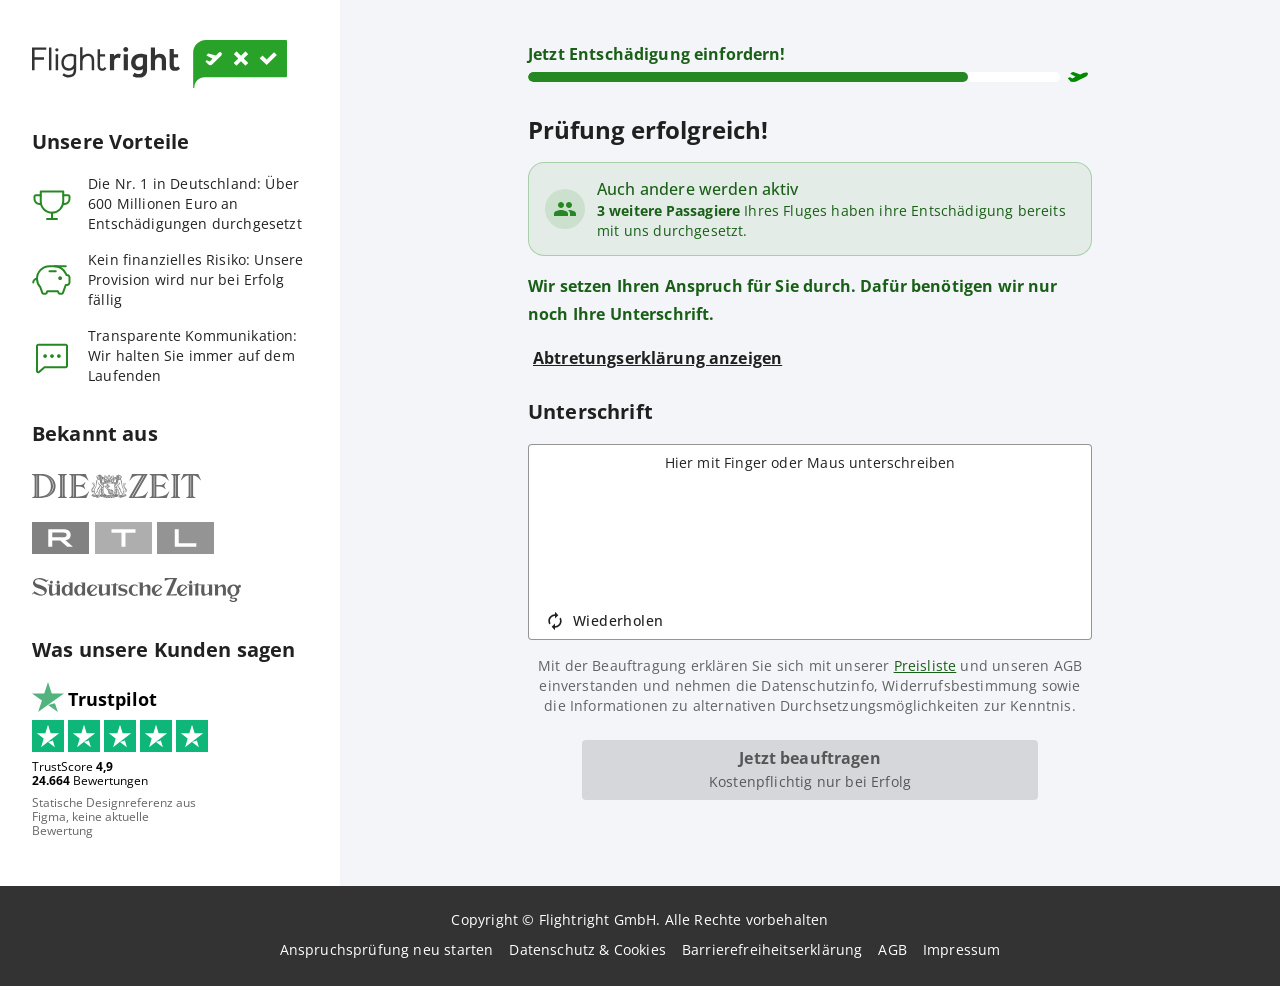
<file: index.html>
<!doctype html>
<html lang="de">
<head>
<meta charset="utf-8">
<meta name="viewport" content="width=device-width, initial-scale=1">
<title>Claim Check Prototyp</title>
<!-- Prototype: start view = Figma 16145:30357 (signature, #signatur), linked price list = Figma 18985:5347 (#preisliste) with sticky back-button bar. ?sticky=0 disables sticking for comparison. -->
<style>
  @font-face { font-family: "Open Sans"; font-weight: 400; src: url("assets/fonts/open-sans-latin-400-normal.woff2") format("woff2"); font-display: swap; }
  @font-face { font-family: "Open Sans"; font-weight: 500; src: url("assets/fonts/open-sans-latin-500-normal.woff2") format("woff2"); font-display: swap; }
  @font-face { font-family: "Open Sans"; font-weight: 700; src: url("assets/fonts/open-sans-latin-700-normal.woff2") format("woff2"); font-display: swap; }
  /* Public share build: licensed Filson Pro is intentionally NOT included. Headings use Open Sans 700 as a visible substitute. */
  @font-face { font-family: "Filson Pro"; font-weight: 700; src: url("assets/fonts/open-sans-latin-700-normal.woff2") format("woff2"); font-display: swap; }

  :root {
    --primary-main: #268822;
    --primary-dark: #1A5F17;
    --primary-hover: rgba(38, 136, 34, 0.04);
    --primary-focus: rgba(38, 136, 34, 0.12);
    --text-primary: rgba(0, 0, 0, 0.87);
    --divider: rgba(0, 0, 0, 0.12);
    --outlined-border: rgba(0, 0, 0, 0.23);
    --bg-default: #F3F5F8;
    --bg-paper: #FFFFFF;
    --brand-chrome: #333333;
    --main-pad-top: 40px;
    --main-gutter: 32px;
    --action-bar-height: 91px;
  }
  @media (min-width: 1024px) { :root { --main-gutter: 188px; } }

  * { box-sizing: border-box; }
  html { scroll-padding-bottom: var(--action-bar-height); }
  body {
    margin: 0;
    min-height: 100vh;
    display: flex;
    flex-direction: column;
    background: var(--bg-default);
    color: var(--text-primary);
    font: 400 16px/1.5 "Open Sans", sans-serif;
    letter-spacing: 0.15px;
  }
  h1, h2, p { margin: 0; }
  .visually-hidden { position: absolute; width: 1px; height: 1px; overflow: hidden; clip: rect(0 0 0 0); white-space: nowrap; }

  /* Shell */
  .shell { flex: 1; display: grid; grid-template-columns: 1fr; }
  @media (min-width: 1024px) { .shell { grid-template-columns: 340px minmax(0, 1fr); } }

  /* Mobile header (below md 1024) */
  .mobile-header {
    display: flex; align-items: center; justify-content: space-between;
    min-height: 72px; padding: 14px 16px; background: var(--brand-chrome);
  }
  .mobile-header img { display: block; height: 44px; width: auto; }
  @media (min-width: 1024px) { .mobile-header { display: none; } }

  /* Desktop sidebar */
  .sidebar { display: none; }
  @media (min-width: 1024px) {
    .sidebar {
      display: flex; flex-direction: column; gap: 32px;
      background: var(--bg-paper); padding: 40px 0 48px;
    }
  }
  .sidebar > * { padding-inline: 32px; }
  .sidebar h2 {
    font: 700 20px/1.6 "Filson Pro", sans-serif; letter-spacing: 0.15px; margin-bottom: 16px;
  }
  .benefits { list-style: none; margin: 0; padding: 0; display: grid; gap: 16px; }
  .benefits li { display: flex; align-items: center; gap: 16px; font-size: 14px; line-height: 1.43; letter-spacing: 0.17px; }
  .benefits img { width: 40px; height: 40px; flex: none; }
  .media h2 { margin-bottom: 24px; }
  .media ul { list-style: none; margin: 0; padding: 0; display: grid; gap: 24px; }
  .media img, .media .rtl { display: block; opacity: 0.63; filter: grayscale(1); }
  .media .rtl { display: flex; gap: 5.7px; }
  .media .rtl img { opacity: 1; filter: none; }
  .trustpilot { display: grid; gap: 8px; width: 176px; font-size: 12px; line-height: 14px; letter-spacing: 0; color: #000; }
  .trustpilot .tp-logo { display: flex; align-items: flex-end; gap: 4px; font-weight: 600; font-size: 18px; line-height: 26px; }
  .trustpilot .stars { display: flex; gap: 4px; }
  .trustpilot .stars img { width: 32px; height: 32px; }
  .static-note { font-size: 12px; color: rgba(0, 0, 0, 0.6); }

  /* Main + content */
  main {
    min-width: 0;
    display: flex; flex-direction: column;
    padding: var(--main-pad-top) var(--main-gutter) 0;
  }
  .content { width: 100%; max-width: 892px; min-width: 0; display: flex; flex-direction: column; gap: 16px; padding-bottom: 8px; }
  h1 { font: 700 24px/1.334 "Filson Pro", sans-serif; letter-spacing: 0; }
  .content h2 { font: 700 20px/1.6 "Filson Pro", sans-serif; letter-spacing: 0.15px; }
  h1:focus { outline: none; }

  .table-wrap { overflow-x: auto; border-radius: 4px; }
  table { width: 100%; border-collapse: collapse; table-layout: fixed; background: var(--bg-paper); }
  th, td { border: 1px solid var(--outlined-border); padding: 12px; text-align: left; vertical-align: top; font-weight: 400; font-size: 16px; line-height: 1.5; overflow-wrap: anywhere; hyphens: auto; }
  thead th { background: var(--primary-focus); }
  caption { caption-side: top; }

  /* Sticky action bar: the subject of this prototype */
  .action-bar {
    position: sticky; bottom: 0; z-index: 1; align-self: stretch;
    margin-inline: calc(-1 * var(--main-gutter));
    padding: 24px var(--main-gutter);
    background: var(--bg-default);
    border-top: 1px solid transparent;
    display: flex; justify-content: center;
  }
  .action-bar.is-stuck { border-top-color: var(--divider); }
  .no-sticky .action-bar { position: static; }
  /* Avoid a permanently covered viewport on very short/zoomed windows (SC 1.4.10, 2.4.11). */
  @media (max-height: 480px) { .action-bar { position: static; } html { scroll-padding-bottom: 0; } }
  .sentinel { height: 0; }

  .btn-contained {
    width: 100%; min-width: 124px; max-width: 456px; min-height: 42px;
    padding: 8px 22px;
    border: 0; border-radius: 4px;
    background: var(--primary-main); color: #fff;
    font: 500 15px/26px "Open Sans", sans-serif; letter-spacing: 0.46px;
    cursor: pointer; box-shadow: none;
  }
  .btn-contained:hover { background: var(--primary-dark); }
  .btn-contained:focus-visible, .btn-two-line:focus-visible { outline: 2px solid var(--primary-dark); outline-offset: 2px; }

  /* Loading state, measured on the live Claim Check 2026-10-19: MUI CircularProgress 40px, thickness 3.6, primary, top-center of Main */
  .spinner-wrap { display: flex; justify-content: center; padding-top: 46px; }
  .spinner { display: inline-block; width: 40px; height: 40px; color: var(--primary-main); animation: spin 1.4s linear infinite; }
  .spinner svg { display: block; }
  .spinner circle { stroke: currentColor; stroke-dasharray: 80px, 200px; stroke-dashoffset: 0; animation: dash 1.4s ease-in-out infinite; }
  @keyframes spin { to { transform: rotate(360deg); } }
  @keyframes dash {
    0% { stroke-dasharray: 1px, 200px; stroke-dashoffset: 0; }
    50% { stroke-dasharray: 100px, 200px; stroke-dashoffset: -15px; }
    100% { stroke-dasharray: 100px, 200px; stroke-dashoffset: -125px; }
  }
  @media (prefers-reduced-motion: reduce) { .spinner, .spinner circle { animation: none; } }
  [hidden] { display: none !important; }

  /* Signature view */
  .view { display: flex; flex-direction: column; align-items: center; }
  .action-group { width: 100%; max-width: 892px; display: flex; justify-content: center; padding: 16px 0 24px; }
  .flow-progress { width: 100%; max-width: 892px; display: flex; align-items: flex-end; gap: 8px; padding-bottom: 32px; }
  .flow-progress .bar { flex: 1; min-width: 0; }
  .flow-progress p { font-weight: 700; line-height: 1.75; color: var(--primary-dark); min-height: 32px; }
  .flow-progress .track { height: 10px; background: var(--bg-paper); border-radius: 24px; overflow: hidden; }
  .flow-progress .fill { height: 100%; width: 82.66%; background: var(--primary-main); border-radius: 48px; }
  .flow-progress .plane { width: 24px; height: 24px; display: flex; align-items: flex-end; }
  .flow-progress .plane img { width: 20px; height: 10px; }
  .social-proof {
    display: flex; align-items: center; padding: 6px 16px;
    background: rgba(38, 136, 34, 0.08); border: 1px solid rgba(38, 136, 34, 0.3); border-radius: 16px;
    color: var(--primary-dark);
  }
  .social-proof .avatar { flex: none; width: 40px; height: 40px; margin: 7px 12px 7px 0; border-radius: 50%; background: var(--primary-focus); display: grid; place-items: center; }
  .social-proof .text { flex: 1; min-width: 0; padding-block: 8px; }
  .social-proof .title { font-weight: 500; }
  .social-proof .desc { font-size: 14px; line-height: 1.43; letter-spacing: 0.17px; }
  .social-proof .desc b { letter-spacing: 0.1px; }
  .subtitle1 { font-weight: 700; line-height: 1.75; color: var(--primary-dark); }
  .btn-text-link {
    align-self: flex-start; padding: 0 5px; border: 0; background: none; cursor: pointer;
    font: 700 16px/1.75 "Open Sans", sans-serif; letter-spacing: 0.15px; color: var(--text-primary); text-decoration: underline;
  }
  .btn-text-link:focus-visible, .btn-small:focus-visible, .terms a:focus-visible { outline: 2px solid var(--primary-dark); outline-offset: 2px; }
  .signature-card { display: flex; flex-direction: column; gap: 8px; padding-top: 8px; }
  .signature-card h2 { padding-bottom: 8px; }
  .signature-box {
    height: 196px; padding: 8px 8px 0;
    display: flex; flex-direction: column; justify-content: space-between;
    background: var(--bg-paper); border: 1px solid rgba(0, 0, 0, 0.42); border-radius: 4px;
  }
  .signature-box p { text-align: center; font-size: 14px; line-height: 1.43; letter-spacing: 0.17px; }
  .btn-small {
    align-self: flex-start; display: inline-flex; align-items: center; gap: 8px; min-height: 36px; padding: 6px 8px;
    border: 0; border-radius: 4px; background: none; cursor: pointer; color: var(--text-primary);
    font: 500 14px/24px "Open Sans", sans-serif; letter-spacing: 0.4px;
  }
  .terms { text-align: center; font-size: 14px; line-height: 1.43; letter-spacing: 0.17px; color: rgba(0, 0, 0, 0.6); }
  .terms a { color: var(--primary-dark); }
  .btn-two-line {
    width: 100%; min-width: 124px; max-width: 456px; padding: 4px 24px 8px;
    border: 0; border-radius: 4px; cursor: pointer;
    background: rgba(0, 0, 0, 0.12); color: rgba(0, 0, 0, 0.6);
    font-family: "Open Sans", sans-serif; text-align: center;
  }
  .btn-two-line strong { display: block; font-size: 16px; line-height: 1.75; letter-spacing: 0.15px; }
  .btn-two-line span { display: block; font-size: 14px; line-height: 1.43; letter-spacing: 0.17px; }

  /* Page footer */
  .page-footer {
    background: var(--brand-chrome); color: #fff; text-align: center;
    padding: 24px 32px; display: grid; gap: 8px;
    font-size: 14px; line-height: 1.43; letter-spacing: 0.17px;
  }
  .page-footer ul { list-style: none; margin: 0; padding: 0; display: flex; flex-wrap: wrap; justify-content: center; gap: 0 16px; }
  .page-footer a { color: #fff; text-decoration: none; display: inline-block; padding-block: 2px; }
  .page-footer a:hover { text-decoration: underline; }
  .page-footer a:focus-visible { outline: 2px solid #fff; outline-offset: 2px; }
</style>
</head>
<body>
<header class="mobile-header">
  <img src="assets/flightright-reference.png" alt="Flightright">
  <img src="assets/trustpilot-reference.png" alt="Trustpilot – statische Designreferenz, keine aktuelle Bewertung">
</header>

<div class="shell">
  <aside class="sidebar" aria-label="Über Flightright">
    <div><img src="assets/flightright-logo.svg" width="255" height="48" alt="Flightright"></div>
    <section>
      <h2>Unsere Vorteile</h2>
      <ul class="benefits">
        <li><img src="assets/trophy.svg" alt="">Die Nr. 1 in Deutschland: Über 600 Millionen Euro an Entschädigungen durchgesetzt</li>
        <li><img src="assets/piggy-bank.svg" alt="">Kein finanzielles Risiko: Unsere Provision wird nur bei Erfolg fällig</li>
        <li><img src="assets/chat-dots.svg" alt="">Transparente Kommunikation: Wir halten Sie immer auf dem Laufenden</li>
      </ul>
    </section>
    <section class="media">
      <h2>Bekannt aus</h2>
      <ul>
        <li><img src="assets/die-zeit.svg" width="169" height="24" alt="Die Zeit"></li>
        <li><span class="rtl" role="img" aria-label="RTL"><img src="assets/rtl-r.svg" width="57" height="32" alt=""><img src="assets/rtl-t.svg" width="57" height="32" alt=""><img src="assets/rtl-l.svg" width="57" height="32" alt=""></span></li>
        <li><img src="assets/sueddeutsche.svg" width="209" height="24" alt="Süddeutsche Zeitung"></li>
      </ul>
    </section>
    <section>
      <h2>Was unsere Kunden sagen</h2>
      <div class="trustpilot">
        <div class="tp-logo" aria-hidden="true"><img src="assets/trustpilot-star.svg" width="32" height="30" alt="">Trustpilot</div>
        <div class="stars" aria-hidden="true">
          <img src="assets/trustpilot-box.svg" alt=""><img src="assets/trustpilot-box.svg" alt=""><img src="assets/trustpilot-box.svg" alt=""><img src="assets/trustpilot-box.svg" alt=""><img src="assets/trustpilot-box.svg" alt="">
        </div>
        <p>TrustScore <b>4,9</b><br><b>24.664</b> Bewertungen</p>
        <p class="static-note">Statische Designreferenz aus Figma, keine aktuelle Bewertung</p>
      </div>
    </section>
  </aside>

  <main>
    <div class="spinner-wrap" id="loading" hidden>
      <span class="spinner" role="progressbar" aria-label="Wird geladen"><svg viewBox="22 22 44 44" width="40" height="40" aria-hidden="true"><circle cx="44" cy="44" r="20.2" fill="none" stroke-width="3.6"></circle></svg></span>
    </div>

    <section class="view view-signatur" id="view-signatur" data-title="Unterschrift – Claim Check Prototyp" hidden>
      <div class="flow-progress">
        <div class="bar">
          <p id="progress-label">Jetzt Entschädigung einfordern!</p>
          <div class="track" role="progressbar" aria-labelledby="progress-label" aria-valuemin="0" aria-valuemax="100" aria-valuenow="83"><div class="fill"></div></div>
        </div>
        <span class="plane"><img src="assets/airplane.svg" alt=""></span>
      </div>
      <div class="content">
        <h1 tabindex="-1">Prüfung erfolgreich!</h1>
        <div class="social-proof">
          <span class="avatar"><img src="assets/people-filled.svg" width="24" height="24" alt=""></span>
          <div class="text">
            <p class="title">Auch andere werden aktiv</p>
            <p class="desc"><b>3 weitere Passagiere</b> Ihres Fluges haben ihre Entschädigung bereits mit uns durchgesetzt.</p>
          </div>
        </div>
        <p class="subtitle1">Wir setzen Ihren Anspruch für Sie durch. Dafür benötigen wir nur noch Ihre Unterschrift.</p>
        <button type="button" class="btn-text-link">Abtretungserklärung anzeigen</button>
        <div class="signature-card">
          <h2 id="sig-heading">Unterschrift</h2>
          <div class="signature-box" role="group" aria-labelledby="sig-heading">
            <p>Hier mit Finger oder Maus unterschreiben</p>
            <button type="button" class="btn-small"><img src="assets/autorenew.svg" width="20" height="20" alt="">Wiederholen</button>
          </div>
        </div>
        <p class="terms">Mit der Beauftragung erklären Sie sich mit unserer <a href="#preisliste" data-nav="preisliste">Preisliste</a> und unseren AGB einverstanden und nehmen die Datenschutzinfo, Widerrufsbestimmung sowie die Informationen zu alternativen Durchsetzungsmöglichkeiten zur Kenntnis.</p>
      </div>
      <div class="action-group">
        <button type="button" class="btn-two-line"><strong>Jetzt beauftragen</strong><span>Kostenpflichtig nur bei Erfolg</span></button>
      </div>
    </section>

    <section class="view view-preisliste" id="view-preisliste" data-title="Preisliste – Claim Check Prototyp" hidden>
    <div class="content">
      <h1 tabindex="-1">Preisliste</h1>

      <h2>1. Kosten</h2>
      <p>Wenn Flightright mit den Dienstleistungen zur Konfliktlösung erfolgreich ist und der Fluggast eine Entschädigung für seinen Flug erhält, steht Flightright eine Erfolgsprovision zu, die von der Entschädigung für den Flug abgezogen wird. Für alle Forderungen beträgt die Erfolgsprovision 28 % zuzüglich anzuwendender Mehrwertsteuer. Müssen wir unsere externen Anwälte beauftragen, berechnen wir einen Zuschlag von 14% zuzüglich anzuwendender Mehrwertsteuer.</p>
      <p id="t1-desc">Beispiele anhand typischer Entschädigungen für Kunden in der Europäischen Union:</p>
      <div class="table-wrap">
        <table aria-describedby="t1-desc">
          <thead><tr><th scope="col">Entschädigung</th><th scope="col">250 €</th><th scope="col">400 €</th><th scope="col">600 €</th></tr></thead>
          <tbody>
            <tr><th scope="row">Erfolgsprovision (inkl. 19 % MwSt.)</th><td>83,30 €</td><td>133,28 €</td><td>199,92 €</td></tr>
            <tr><th scope="row">Ihre Kosten falls wir nicht erfolgreich sind</th><td>0 €</td><td>0 €</td><td>0 €</td></tr>
          </tbody>
        </table>
      </div>

      <p id="t2-desc">Beispiele anhand typischer Entschädigungen für Kunden in der Europäischen Union bei Beauftragung externer Anwälte, im Klageverfahren und bei notwendigen Gerichtsverhandlungen.</p>
      <div class="table-wrap">
        <table aria-describedby="t2-desc">
          <thead><tr><th scope="col">Entschädigung</th><th scope="col">250 €</th><th scope="col">400 €</th><th scope="col">600 €</th></tr></thead>
          <tbody>
            <tr><th scope="row">Erfolgsprovision (inkl. 19 % MwSt.)</th><td>83,30 €</td><td>133,28 €</td><td>199,92 €</td></tr>
            <tr><th scope="row">Zuschlag (inkl. 19 % MwSt.)</th><td>41,65 €</td><td>66,64 €</td><td>99,96 €</td></tr>
            <tr><th scope="row">Gesamtpreis mit Zuschlag (inkl. 19 % MwSt.)</th><td>124,95 €</td><td>199,92 €</td><td>299,88 €</td></tr>
            <tr><th scope="row">Ihre Kosten falls wir nicht erfolgreich sind</th><td>0 €</td><td>0 €</td><td>0 €</td></tr>
          </tbody>
        </table>
      </div>
      <p>Für Kunden außerhalb der Europäischen Union entfällt die Mehrwertsteuer.</p>

      <h2>2. Banküberweisung</h2>
      <p>Flightright bietet kostenlose Banküberweisungen auf SEPA Konten an. Alle Transaktionsgebühren/-kosten im Zusammenhang mit der Bank des Auftraggebers werden vollständig von Flightright übernommen. Für den Fall, dass Sie über kein SEPA Konto verfügen oder eine Auszahlung via PayPal wünschen, werden etwaig anfallende Gebühren für die Überweisung oder Auszahlung von Ihnen getragen.</p>
      <p>Aktualisiert: 24. April 2024</p>
      <p>Version: 2.0</p>
    </div>

    <div class="action-bar">
      <button type="button" class="btn-contained" id="back">Zurück</button>
    </div>
    <div class="sentinel" aria-hidden="true"></div>
    </section>
  </main>
</div>

<footer class="page-footer">
  <p>Copyright © Flightright GmbH. Alle Rechte vorbehalten</p>
  <ul>
    <li><a href="#">Anspruchsprüfung neu starten</a></li>
    <li><a href="#">Datenschutz &amp; Cookies</a></li>
    <li><a href="#">Barrierefreiheitserklärung</a></li>
    <li><a href="#">AGB</a></li>
    <li><a href="#">Impressum</a></li>
  </ul>
</footer>

<script>
  if (new URLSearchParams(location.search).get('sticky') === '0') document.documentElement.classList.add('no-sticky');
  const bar = document.querySelector('.action-bar');
  new IntersectionObserver(([e]) => bar.classList.toggle('is-stuck', !e.isIntersecting && getComputedStyle(bar).position === 'sticky'))
    .observe(document.querySelector('.sentinel'));

  // Hash routing with the live Claim Check's standard transition (measured 2026-10-19):
  // old view stays ~100ms, then Main is replaced by a 40px CircularProgress for ~300ms, new view at ~400ms, scroll top.
  // Deviation from live: focus moves to the new h1 (DESIGN.md view focus); live leaves focus on <body>.
  const views = { signatur: document.getElementById('view-signatur'), preisliste: document.getElementById('view-preisliste') };
  const loading = document.getElementById('loading');
  const HOLD_MS = 100, SPINNER_MS = 300;
  let current = null, pending = false, timers = [];
  const viewFromHash = () => (location.hash === '#preisliste' ? 'preisliste' : 'signatur');

  function render(name, moveFocus) {
    Object.entries(views).forEach(([k, el]) => { el.hidden = k !== name; });
    loading.hidden = true;
    document.title = views[name].dataset.title;
    current = name; pending = false;
    window.scrollTo(0, 0);
    if (moveFocus) views[name].querySelector('h1').focus();
  }
  function transition(name) {
    timers.forEach(clearTimeout); pending = true;
    timers = [
      setTimeout(() => { Object.values(views).forEach(el => { el.hidden = true; }); loading.hidden = false; window.scrollTo(0, 0); }, HOLD_MS),
      setTimeout(() => render(name, true), HOLD_MS + SPINNER_MS),
    ];
  }

  document.querySelectorAll('[data-nav]').forEach(link => link.addEventListener('click', e => {
    e.preventDefault();
    if (pending || current === link.dataset.nav) return;
    history.pushState({ fromApp: true }, '', '#' + link.dataset.nav);
    transition(link.dataset.nav);
  }));
  document.getElementById('back').addEventListener('click', () => {
    if (pending) return;
    if (history.state && history.state.fromApp) { history.back(); return; }
    history.replaceState(null, '', '#signatur');
    transition('signatur');
  });
  window.addEventListener('popstate', () => { const n = viewFromHash(); if (n !== current || pending) transition(n); });
  document.querySelectorAll('.page-footer a').forEach(a => a.addEventListener('click', e => e.preventDefault()));

  render(viewFromHash(), false);
</script>
</body>
</html>
</file>
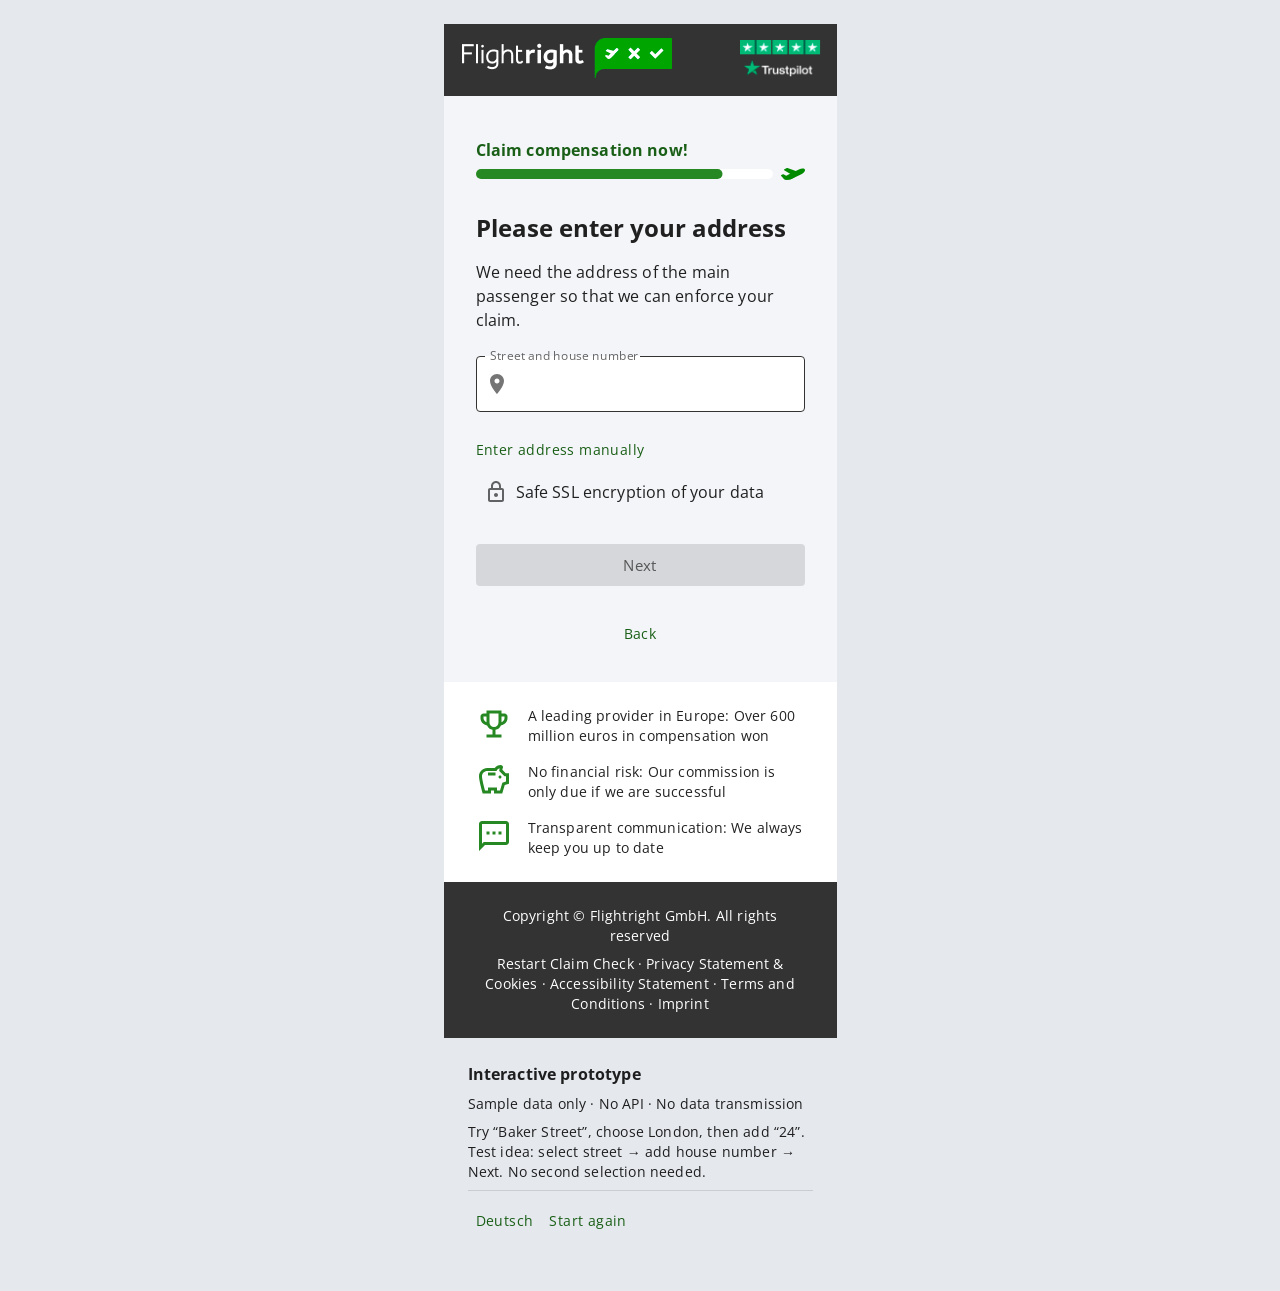
<file: address-search/index.html>
<!doctype html>
<html lang="en">
  <head>
    <meta charset="UTF-8" />
    <meta name="viewport" content="width=device-width, initial-scale=1.0" />
    <title>Address search — mobile prototype</title>
    <script type="module" crossorigin src="./assets/address-search-DeoREIEU.js"></script>
    <link rel="stylesheet" crossorigin href="./assets/address-search-CtAKIZtu.css">
  </head>
  <body>
    <div id="root"></div>
  </body>
</html>
</file>
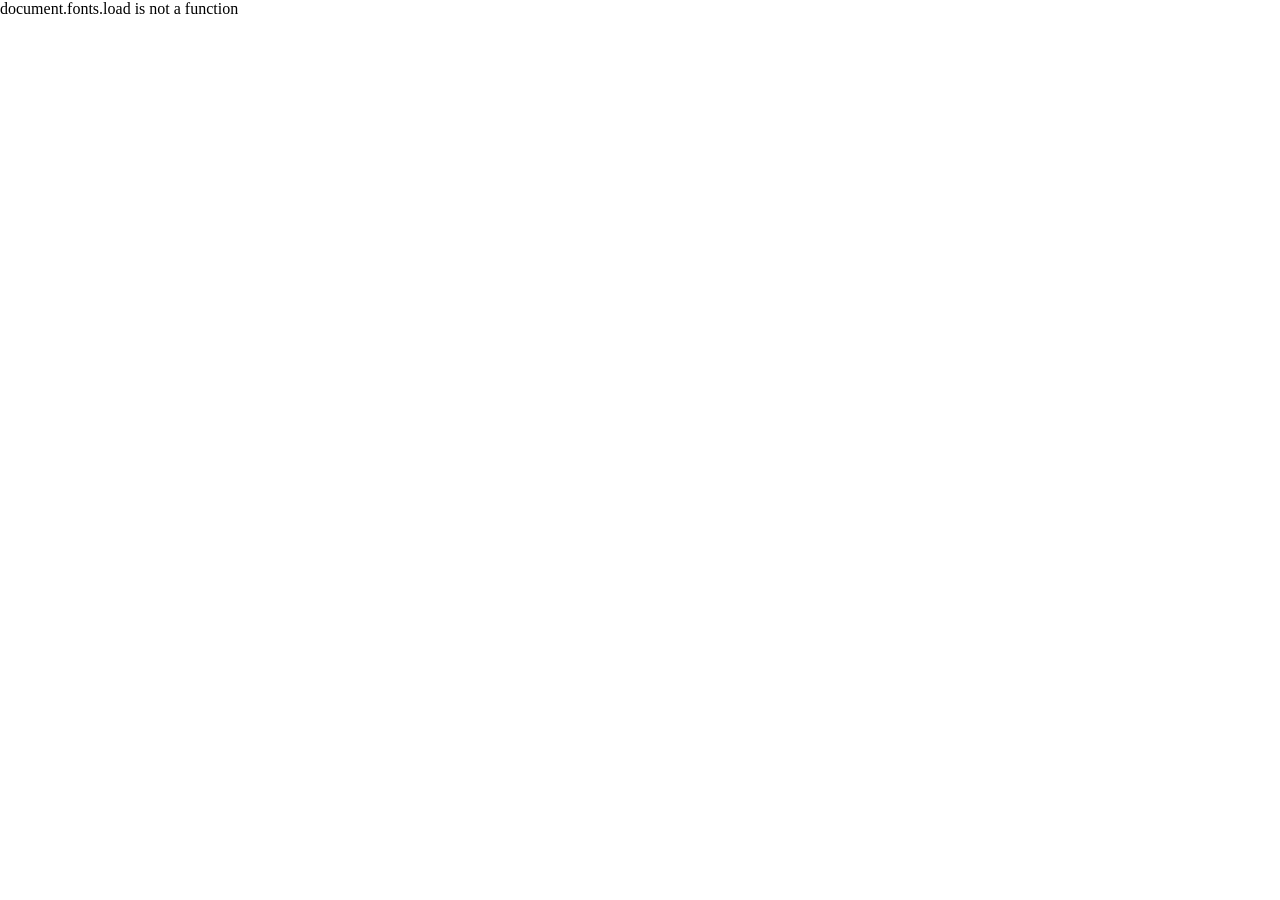
<file: ai-chat-entry/index.html>
<!doctype html>
<html lang="de">
  <head>
    <meta charset="UTF-8" />
    <meta name="viewport" content="width=device-width, initial-scale=1.0" />
    <meta name="robots" content="noindex, nofollow" />
    <title>KI-Chat-Einstieg — Fake-Door-Prototyp</title>
    <script type="module" crossorigin src="./assets/ai-chat-entry-Bu_ybqYs.js"></script>
    <link rel="stylesheet" crossorigin href="./assets/ai-chat-entry-DOjjEhXy.css">
  </head>
  <body>
    <div id="root"></div>
  </body>
</html>
</file>
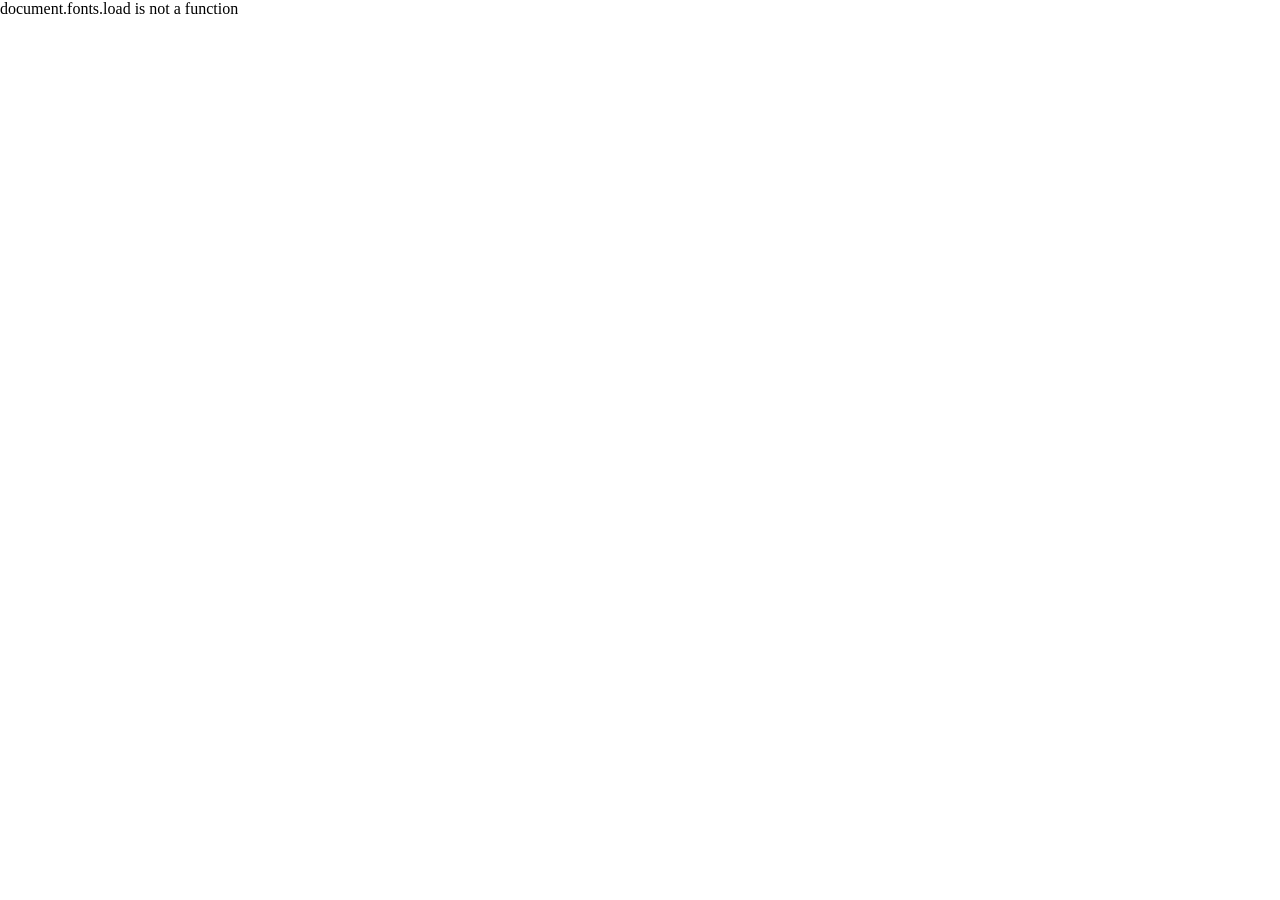
<file: airport-step/index.html>
<!doctype html>
<html lang="en">
  <head>
    <meta charset="UTF-8" />
    <meta name="viewport" content="width=device-width, initial-scale=1.0" />
    <meta name="robots" content="noindex, nofollow" />
    <title>Airport step with stopovers — Prototype</title>
    <script type="module" crossorigin src="./assets/airport-step-CgU8VBs6.js"></script>
    <link rel="stylesheet" crossorigin href="./assets/airport-step-DOjjEhXy.css">
  </head>
  <body>
    <div id="root"></div>
  </body>
</html>
</file>
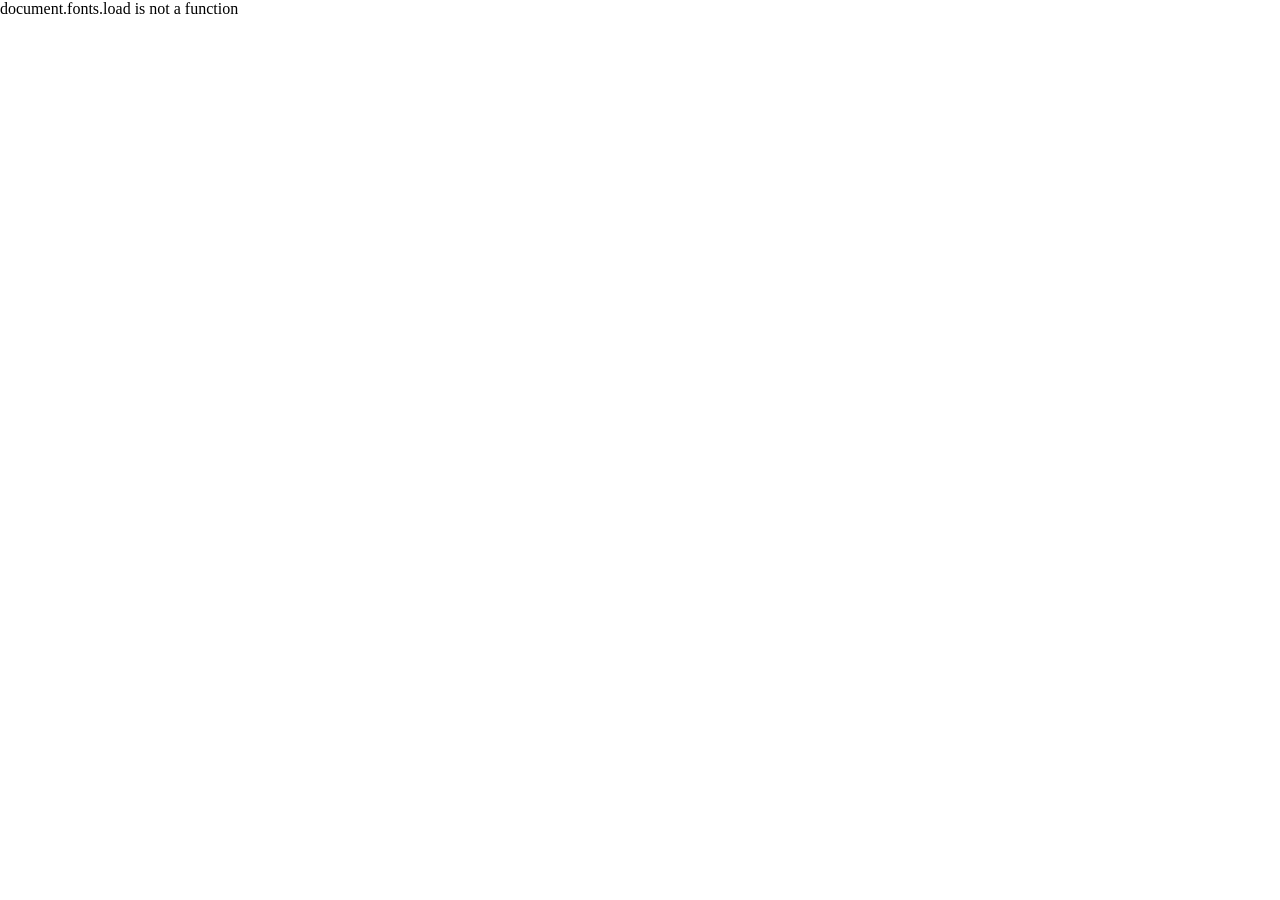
<file: upload-drag-drop/index.html>
<!doctype html>
<html lang="en">
  <head>
    <meta charset="UTF-8" />
    <meta name="viewport" content="width=device-width, initial-scale=1.0" />
    <meta name="robots" content="noindex, nofollow" />
    <title>Upload drag and drop — Prototype</title>
    <script type="module" crossorigin src="./assets/upload-dnd-IRU2aa9W.js"></script>
    <link rel="stylesheet" crossorigin href="./assets/upload-dnd-DOjjEhXy.css">
  </head>
  <body>
    <div id="root"></div>
  </body>
</html>
</file>
<file: address-search/assets/address-search-CtAKIZtu.css>
@font-face{font-family:Open Sans;font-style:normal;font-display:swap;font-weight:400;src:url(./open-sans-latin-400-normal-Bk63H6sG.woff2) format("woff2"),url(./open-sans-latin-400-normal-DKniycaP.woff) format("woff")}@font-face{font-family:Open Sans;font-style:normal;font-display:swap;font-weight:700;src:url(./open-sans-latin-700-normal-CceUhp2e.woff2) format("woff2"),url(./open-sans-latin-700-normal-CZCQA30i.woff) format("woff")}body{margin:0}*{box-sizing:border-box}@media(prefers-reduced-motion:reduce){*,*:before,*:after{animation:none!important;transition:none!important;scroll-behavior:auto!important}}
</file>
<file: ai-chat-entry/assets/ai-chat-entry-DOjjEhXy.css>
@font-face{font-family:Open Sans;font-style:normal;font-display:swap;font-weight:400;src:url(./open-sans-latin-400-normal-Bk63H6sG.woff2) format("woff2"),url(./open-sans-latin-400-normal-DKniycaP.woff) format("woff")}@font-face{font-family:Open Sans;font-style:normal;font-display:swap;font-weight:500;src:url(./open-sans-latin-500-normal-C0rntwkW.woff2) format("woff2"),url(./open-sans-latin-500-normal-BxcNt415.woff) format("woff")}@font-face{font-family:Open Sans;font-style:normal;font-display:swap;font-weight:700;src:url(./open-sans-latin-700-normal-CceUhp2e.woff2) format("woff2"),url(./open-sans-latin-700-normal-CZCQA30i.woff) format("woff")}body{margin:0}*{box-sizing:border-box}@media(prefers-reduced-motion:reduce){*,*:before,*:after{animation:none!important;transition:none!important;scroll-behavior:auto!important}}
</file>
<file: airport-step/assets/airport-step-DOjjEhXy.css>
@font-face{font-family:Open Sans;font-style:normal;font-display:swap;font-weight:400;src:url(./open-sans-latin-400-normal-Bk63H6sG.woff2) format("woff2"),url(./open-sans-latin-400-normal-DKniycaP.woff) format("woff")}@font-face{font-family:Open Sans;font-style:normal;font-display:swap;font-weight:500;src:url(./open-sans-latin-500-normal-C0rntwkW.woff2) format("woff2"),url(./open-sans-latin-500-normal-BxcNt415.woff) format("woff")}@font-face{font-family:Open Sans;font-style:normal;font-display:swap;font-weight:700;src:url(./open-sans-latin-700-normal-CceUhp2e.woff2) format("woff2"),url(./open-sans-latin-700-normal-CZCQA30i.woff) format("woff")}body{margin:0}*{box-sizing:border-box}@media(prefers-reduced-motion:reduce){*,*:before,*:after{animation:none!important;transition:none!important;scroll-behavior:auto!important}}
</file>
<file: upload-drag-drop/assets/upload-dnd-DOjjEhXy.css>
@font-face{font-family:Open Sans;font-style:normal;font-display:swap;font-weight:400;src:url(./open-sans-latin-400-normal-Bk63H6sG.woff2) format("woff2"),url(./open-sans-latin-400-normal-DKniycaP.woff) format("woff")}@font-face{font-family:Open Sans;font-style:normal;font-display:swap;font-weight:500;src:url(./open-sans-latin-500-normal-C0rntwkW.woff2) format("woff2"),url(./open-sans-latin-500-normal-BxcNt415.woff) format("woff")}@font-face{font-family:Open Sans;font-style:normal;font-display:swap;font-weight:700;src:url(./open-sans-latin-700-normal-CceUhp2e.woff2) format("woff2"),url(./open-sans-latin-700-normal-CZCQA30i.woff) format("woff")}body{margin:0}*{box-sizing:border-box}@media(prefers-reduced-motion:reduce){*,*:before,*:after{animation:none!important;transition:none!important;scroll-behavior:auto!important}}
</file>
